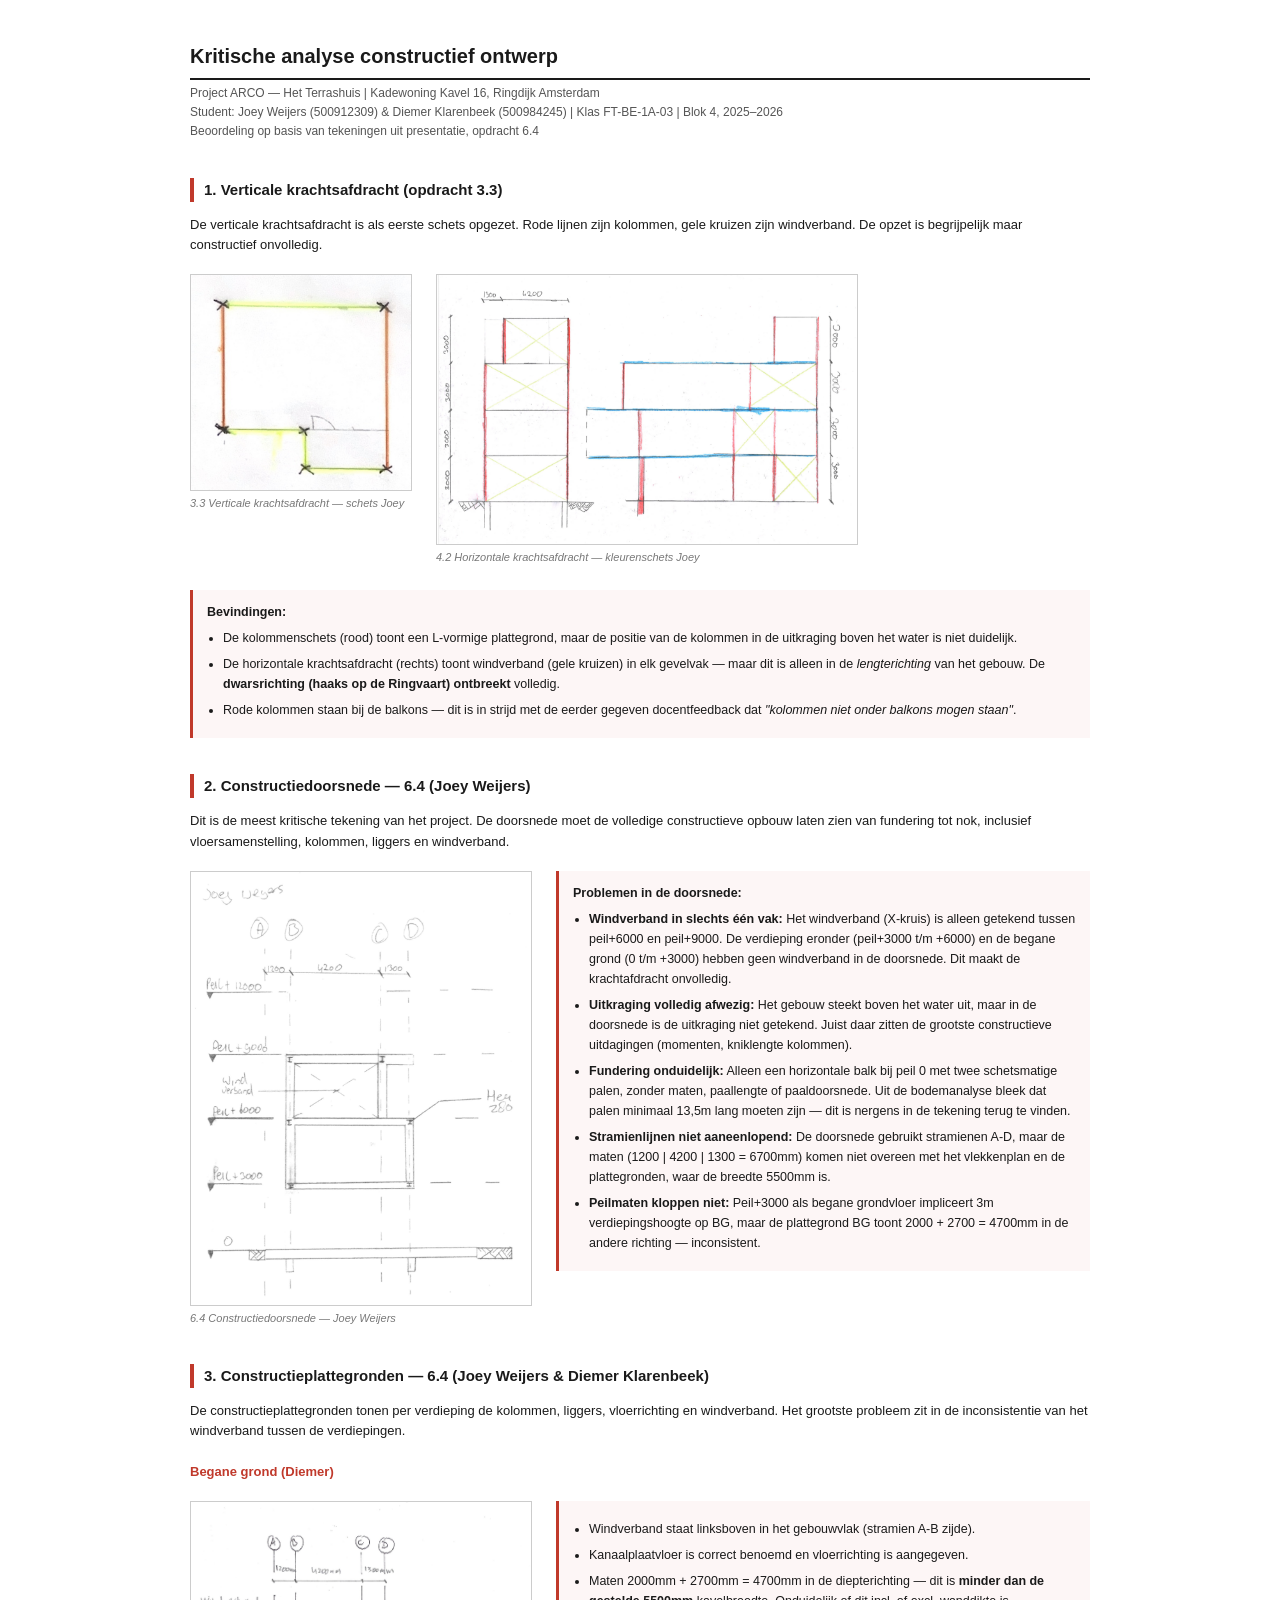
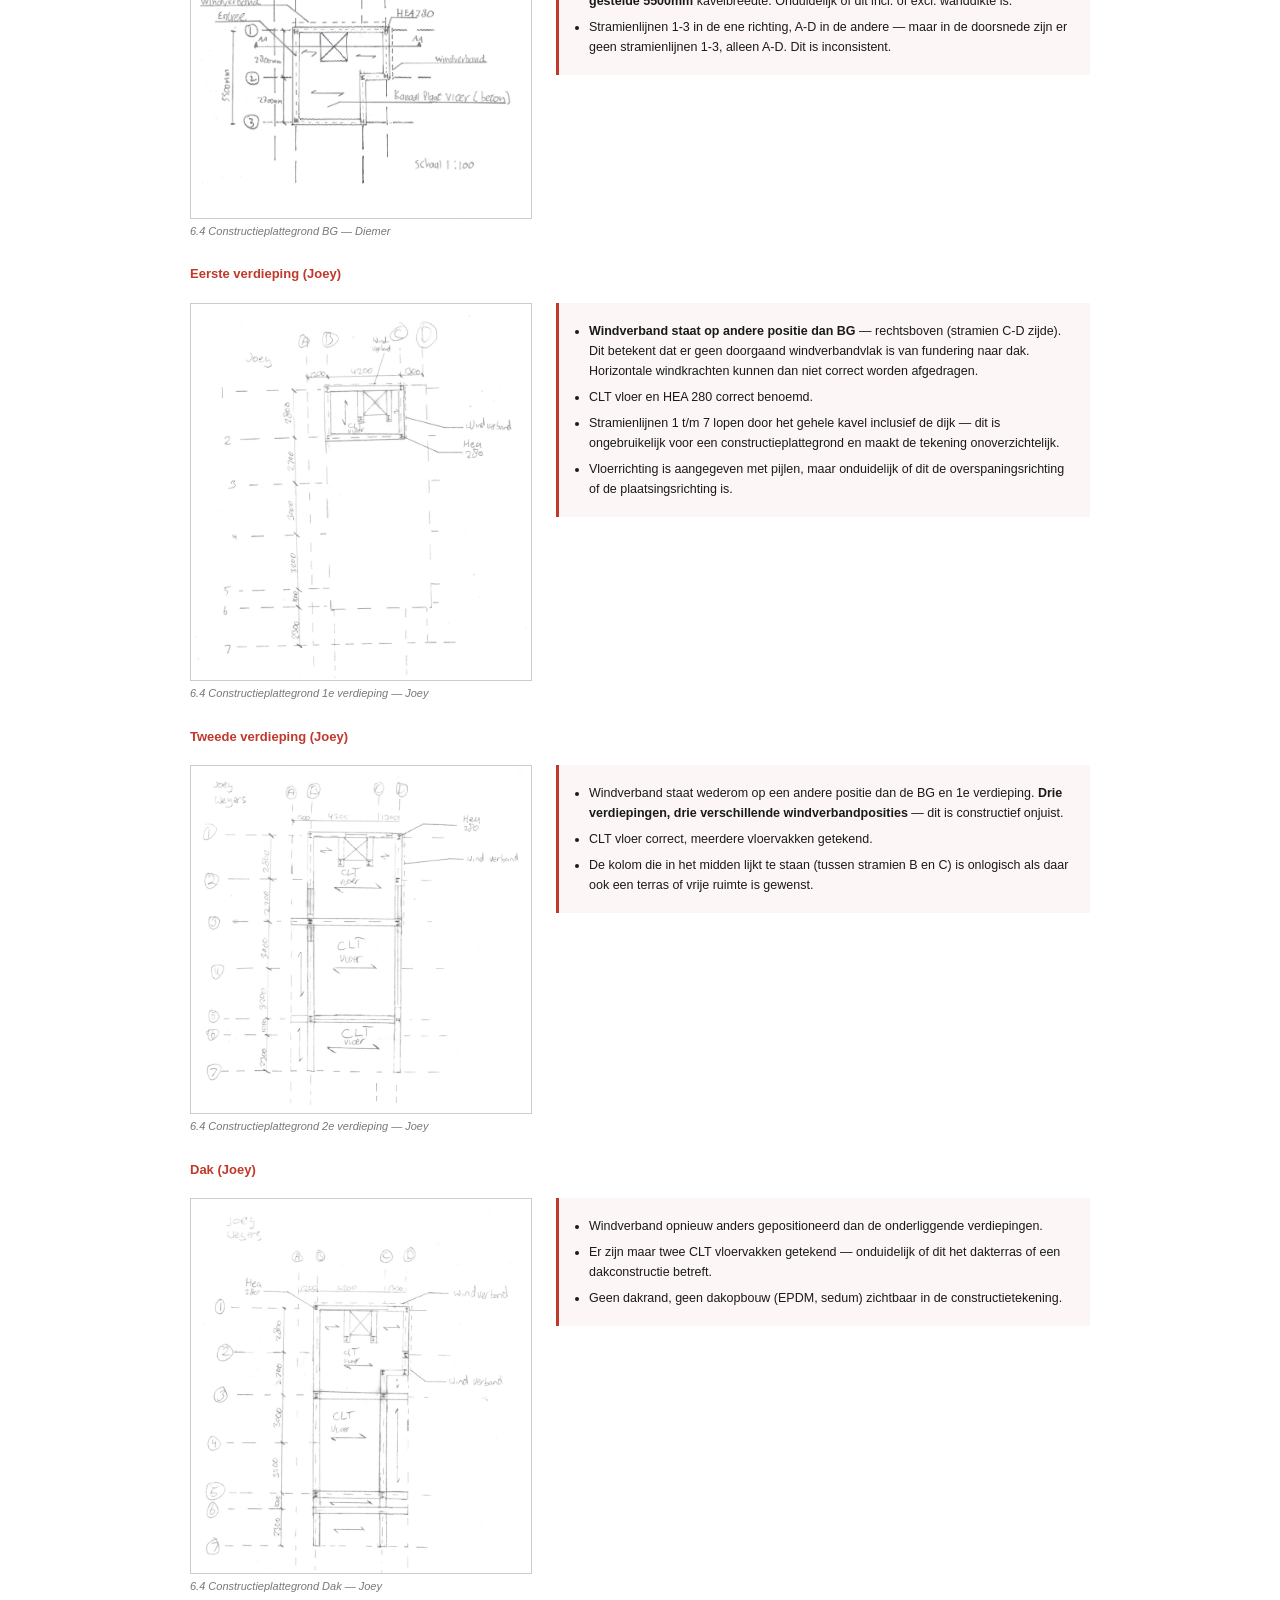
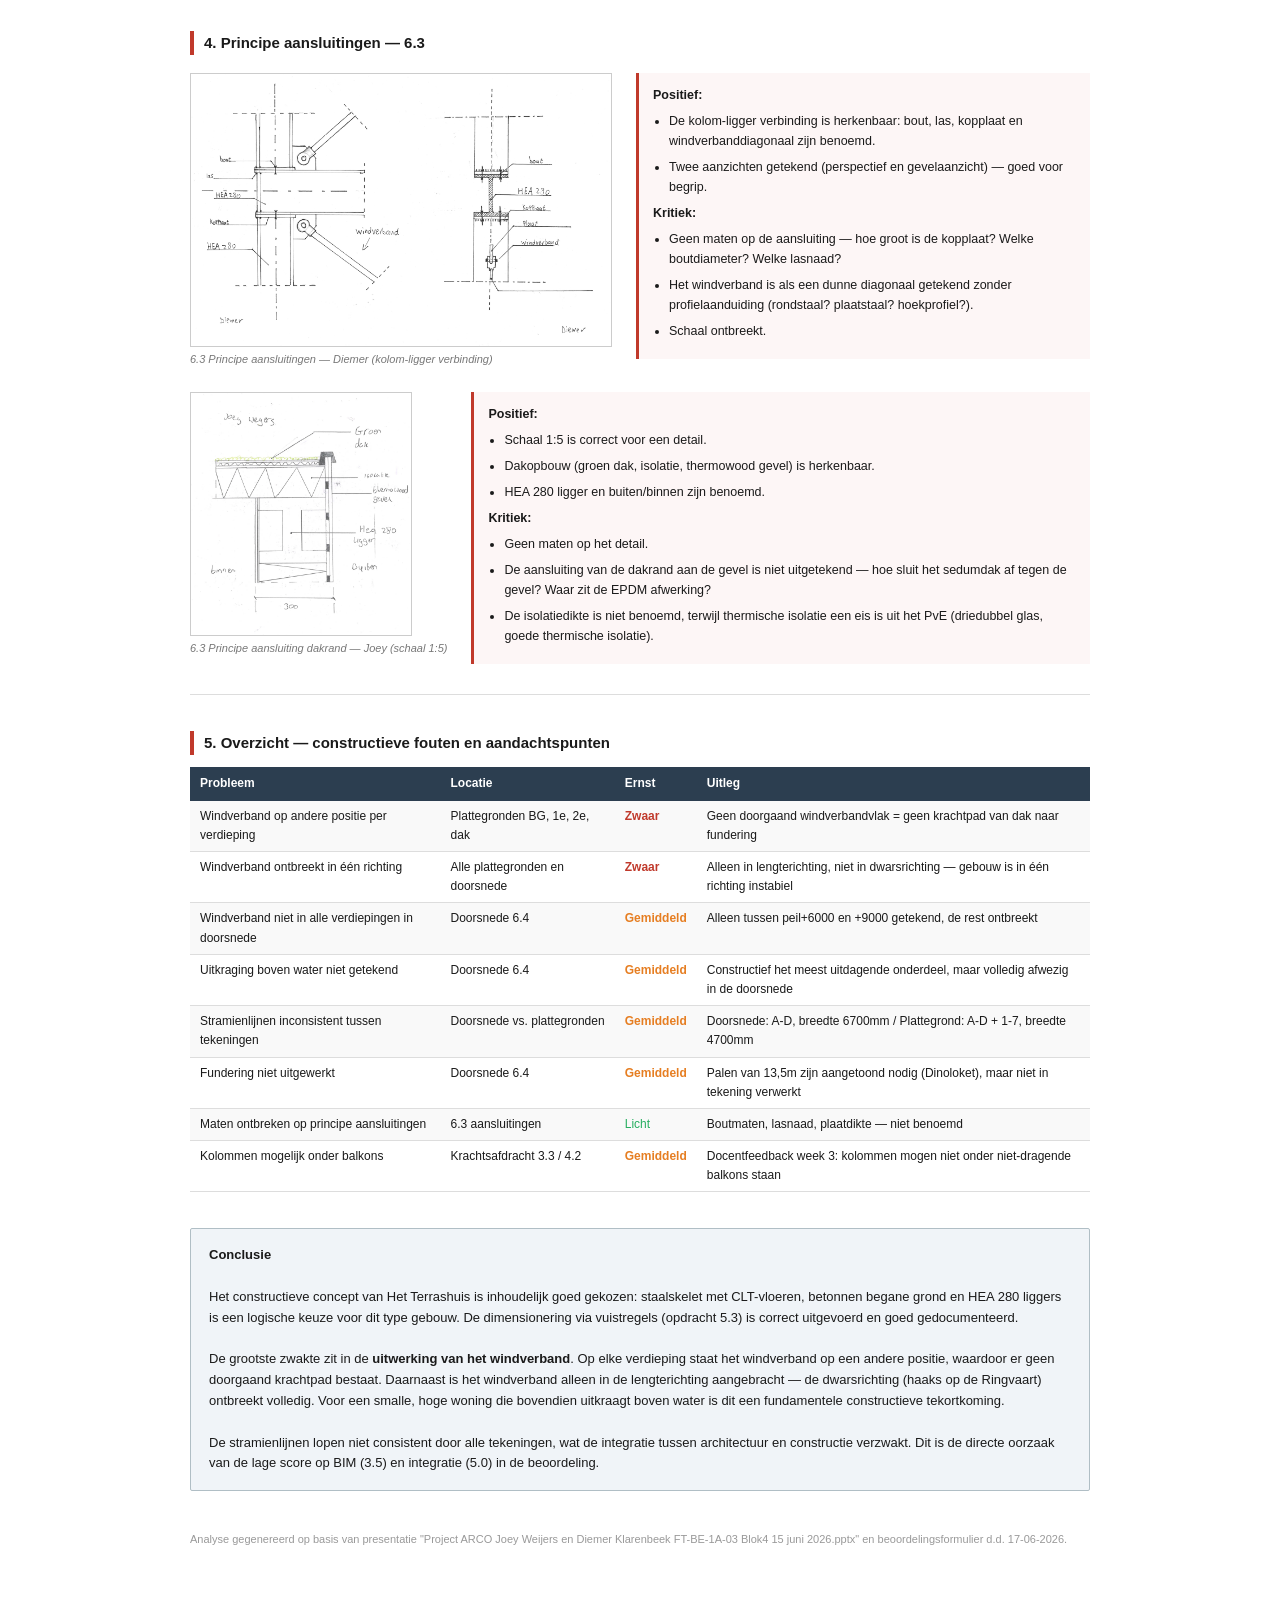
<file: Project Joey/Kritische analyse constructie.html>
<!DOCTYPE html>
<html lang="nl">
<head>
  <meta charset="UTF-8">
  <title>Kritische analyse constructie — Het Terrashuis</title>
  <style>
    body {
      font-family: 'Segoe UI', Arial, sans-serif;
      font-size: 13px;
      color: #1a1a1a;
      max-width: 900px;
      margin: 40px auto;
      padding: 0 30px 60px 30px;
      line-height: 1.6;
    }
    h1 { font-size: 20px; border-bottom: 2px solid #1a1a1a; padding-bottom: 6px; margin-bottom: 4px; }
    h2 { font-size: 15px; margin-top: 36px; margin-bottom: 6px; border-left: 4px solid #c0392b; padding-left: 10px; }
    h3 { font-size: 13px; margin-top: 20px; margin-bottom: 4px; color: #c0392b; }
    .meta { color: #555; font-size: 12px; margin-bottom: 30px; }
    .tekening-blok {
      display: flex;
      gap: 24px;
      align-items: flex-start;
      margin: 18px 0 24px 0;
      flex-wrap: wrap;
    }
    .tekening-blok img {
      width: 340px;
      border: 1px solid #ccc;
      display: block;
    }
    .tekening-blok img.smal { width: 220px; }
    .tekening-blok img.breed { width: 420px; }
    .kritiek {
      flex: 1;
      min-width: 220px;
      background: #fdf6f6;
      border-left: 3px solid #c0392b;
      padding: 12px 14px;
      font-size: 12.5px;
    }
    .kritiek ul { margin: 6px 0 0 0; padding-left: 16px; }
    .kritiek li { margin-bottom: 6px; }
    .label {
      font-size: 11px;
      color: #777;
      margin-top: 4px;
      font-style: italic;
    }
    .conclusie {
      background: #f0f4f8;
      border: 1px solid #b0bec5;
      padding: 16px 18px;
      margin-top: 36px;
      border-radius: 2px;
    }
    table {
      width: 100%;
      border-collapse: collapse;
      margin-top: 12px;
      font-size: 12px;
    }
    th {
      background: #2c3e50;
      color: white;
      padding: 7px 10px;
      text-align: left;
    }
    td { padding: 6px 10px; border-bottom: 1px solid #ddd; vertical-align: top; }
    tr:nth-child(even) td { background: #f9f9f9; }
    .zwaar { color: #c0392b; font-weight: bold; }
    .middel { color: #e67e22; font-weight: bold; }
    .licht { color: #27ae60; }
    .pijl { font-size: 16px; }
    hr { border: none; border-top: 1px solid #ddd; margin: 30px 0; }
  </style>
</head>
<body>

<h1>Kritische analyse constructief ontwerp</h1>
<div class="meta">
  Project ARCO — Het Terrashuis | Kadewoning Kavel 16, Ringdijk Amsterdam<br>
  Student: Joey Weijers (500912309) &amp; Diemer Klarenbeek (500984245) | Klas FT-BE-1A-03 | Blok 4, 2025–2026<br>
  Beoordeling op basis van tekeningen uit presentatie, opdracht 6.4
</div>

<!-- ==================== SECTIE 1 ==================== -->
<h2>1. Verticale krachtsafdracht (opdracht 3.3)</h2>
<p>
  De verticale krachtsafdracht is als eerste schets opgezet. Rode lijnen zijn kolommen,
  gele kruizen zijn windverband. De opzet is begrijpelijk maar constructief onvolledig.
</p>

<div class="tekening-blok">
  <div>
    <img src="pptx_extract/ppt/media/image56.png" class="smal">
    <div class="label">3.3 Verticale krachtsafdracht — schets Joey</div>
  </div>
  <div>
    <img src="pptx_extract/ppt/media/image67.png" class="breed">
    <div class="label">4.2 Horizontale krachtsafdracht — kleurenschets Joey</div>
  </div>
  <div class="kritiek">
    <strong>Bevindingen:</strong>
    <ul>
      <li>De kolommenschets (rood) toont een L-vormige plattegrond, maar de positie van de kolommen in de uitkraging boven het water is niet duidelijk.</li>
      <li>De horizontale krachtsafdracht (rechts) toont windverband (gele kruizen) in elk gevelvak — maar dit is alleen in de <em>lengterichting</em> van het gebouw. De <strong>dwarsrichting (haaks op de Ringvaart) ontbreekt</strong> volledig.</li>
      <li>Rode kolommen staan bij de balkons — dit is in strijd met de eerder gegeven docentfeedback dat <em>"kolommen niet onder balkons mogen staan"</em>.</li>
    </ul>
  </div>
</div>

<!-- ==================== SECTIE 2 ==================== -->
<h2>2. Constructiedoorsnede — 6.4 (Joey Weijers)</h2>
<p>
  Dit is de meest kritische tekening van het project. De doorsnede moet de volledige constructieve opbouw
  laten zien van fundering tot nok, inclusief vloersamenstelling, kolommen, liggers en windverband.
</p>

<div class="tekening-blok">
  <div>
    <img src="pptx_extract/ppt/media/image98.png">
    <div class="label">6.4 Constructiedoorsnede — Joey Weijers</div>
  </div>
  <div class="kritiek">
    <strong>Problemen in de doorsnede:</strong>
    <ul>
      <li><strong>Windverband in slechts één vak:</strong> Het windverband (X-kruis) is alleen getekend tussen peil+6000 en peil+9000. De verdieping eronder (peil+3000 t/m +6000) en de begane grond (0 t/m +3000) hebben geen windverband in de doorsnede. Dit maakt de krachtafdracht onvolledig.</li>
      <li><strong>Uitkraging volledig afwezig:</strong> Het gebouw steekt boven het water uit, maar in de doorsnede is de uitkraging niet getekend. Juist daar zitten de grootste constructieve uitdagingen (momenten, kniklengte kolommen).</li>
      <li><strong>Fundering onduidelijk:</strong> Alleen een horizontale balk bij peil 0 met twee schetsmatige palen, zonder maten, paallengte of paaldoorsnede. Uit de bodemanalyse bleek dat palen minimaal 13,5m lang moeten zijn — dit is nergens in de tekening terug te vinden.</li>
      <li><strong>Stramienlijnen niet aaneenlopend:</strong> De doorsnede gebruikt stramienen A-D, maar de maten (1200 | 4200 | 1300 = 6700mm) komen niet overeen met het vlekkenplan en de plattegronden, waar de breedte 5500mm is.</li>
      <li><strong>Peilmaten kloppen niet:</strong> Peil+3000 als begane grondvloer impliceert 3m verdiepingshoogte op BG, maar de plattegrond BG toont 2000 + 2700 = 4700mm in de andere richting — inconsistent.</li>
    </ul>
  </div>
</div>

<!-- ==================== SECTIE 3 ==================== -->
<h2>3. Constructieplattegronden — 6.4 (Joey Weijers &amp; Diemer Klarenbeek)</h2>
<p>
  De constructieplattegronden tonen per verdieping de kolommen, liggers, vloerrichting en windverband.
  Het grootste probleem zit in de inconsistentie van het windverband tussen de verdiepingen.
</p>

<h3>Begane grond (Diemer)</h3>
<div class="tekening-blok">
  <div>
    <img src="pptx_extract/ppt/media/image99.png">
    <div class="label">6.4 Constructieplattegrond BG — Diemer</div>
  </div>
  <div class="kritiek">
    <ul>
      <li>Windverband staat linksboven in het gebouwvlak (stramien A-B zijde).</li>
      <li>Kanaalplaatvloer is correct benoemd en vloerrichting is aangegeven.</li>
      <li>Maten 2000mm + 2700mm = 4700mm in de diepterichting — dit is <strong>minder dan de gestelde 5500mm</strong> kavelbreedte. Onduidelijk of dit incl. of excl. wanddikte is.</li>
      <li>Stramienlijnen 1-3 in de ene richting, A-D in de andere — maar in de doorsnede zijn er geen stramienlijnen 1-3, alleen A-D. Dit is inconsistent.</li>
    </ul>
  </div>
</div>

<h3>Eerste verdieping (Joey)</h3>
<div class="tekening-blok">
  <div>
    <img src="pptx_extract/ppt/media/image100.png">
    <div class="label">6.4 Constructieplattegrond 1e verdieping — Joey</div>
  </div>
  <div class="kritiek">
    <ul>
      <li><strong>Windverband staat op andere positie dan BG</strong> — rechtsboven (stramien C-D zijde). Dit betekent dat er geen doorgaand windverbandvlak is van fundering naar dak. Horizontale windkrachten kunnen dan niet correct worden afgedragen.</li>
      <li>CLT vloer en HEA 280 correct benoemd.</li>
      <li>Stramienlijnen 1 t/m 7 lopen door het gehele kavel inclusief de dijk — dit is ongebruikelijk voor een constructieplattegrond en maakt de tekening onoverzichtelijk.</li>
      <li>Vloerrichting is aangegeven met pijlen, maar onduidelijk of dit de overspaningsrichting of de plaatsingsrichting is.</li>
    </ul>
  </div>
</div>

<h3>Tweede verdieping (Joey)</h3>
<div class="tekening-blok">
  <div>
    <img src="pptx_extract/ppt/media/image101.png">
    <div class="label">6.4 Constructieplattegrond 2e verdieping — Joey</div>
  </div>
  <div class="kritiek">
    <ul>
      <li>Windverband staat wederom op een andere positie dan de BG en 1e verdieping. <strong>Drie verdiepingen, drie verschillende windverbandposities</strong> — dit is constructief onjuist.</li>
      <li>CLT vloer correct, meerdere vloervakken getekend.</li>
      <li>De kolom die in het midden lijkt te staan (tussen stramien B en C) is onlogisch als daar ook een terras of vrije ruimte is gewenst.</li>
    </ul>
  </div>
</div>

<h3>Dak (Joey)</h3>
<div class="tekening-blok">
  <div>
    <img src="pptx_extract/ppt/media/image102.png">
    <div class="label">6.4 Constructieplattegrond Dak — Joey</div>
  </div>
  <div class="kritiek">
    <ul>
      <li>Windverband opnieuw anders gepositioneerd dan de onderliggende verdiepingen.</li>
      <li>Er zijn maar twee CLT vloervakken getekend — onduidelijk of dit het dakterras of een dakconstructie betreft.</li>
      <li>Geen dakrand, geen dakopbouw (EPDM, sedum) zichtbaar in de constructietekening.</li>
    </ul>
  </div>
</div>

<!-- ==================== SECTIE 4 ==================== -->
<h2>4. Principe aansluitingen — 6.3</h2>

<div class="tekening-blok">
  <div>
    <img src="pptx_extract/ppt/media/image94.png" class="breed">
    <div class="label">6.3 Principe aansluitingen — Diemer (kolom-ligger verbinding)</div>
  </div>
  <div class="kritiek">
    <strong>Positief:</strong>
    <ul>
      <li>De kolom-ligger verbinding is herkenbaar: bout, las, kopplaat en windverbanddiagonaal zijn benoemd.</li>
      <li>Twee aanzichten getekend (perspectief en gevelaanzicht) — goed voor begrip.</li>
    </ul>
    <strong>Kritiek:</strong>
    <ul>
      <li>Geen maten op de aansluiting — hoe groot is de kopplaat? Welke boutdiameter? Welke lasnaad?</li>
      <li>Het windverband is als een dunne diagonaal getekend zonder profielaanduiding (rondstaal? plaatstaal? hoekprofiel?).</li>
      <li>Schaal ontbreekt.</li>
    </ul>
  </div>
</div>

<div class="tekening-blok">
  <div>
    <img src="pptx_extract/ppt/media/image97.png" class="smal">
    <div class="label">6.3 Principe aansluiting dakrand — Joey (schaal 1:5)</div>
  </div>
  <div class="kritiek">
    <strong>Positief:</strong>
    <ul>
      <li>Schaal 1:5 is correct voor een detail.</li>
      <li>Dakopbouw (groen dak, isolatie, thermowood gevel) is herkenbaar.</li>
      <li>HEA 280 ligger en buiten/binnen zijn benoemd.</li>
    </ul>
    <strong>Kritiek:</strong>
    <ul>
      <li>Geen maten op het detail.</li>
      <li>De aansluiting van de dakrand aan de gevel is niet uitgetekend — hoe sluit het sedumdak af tegen de gevel? Waar zit de EPDM afwerking?</li>
      <li>De isolatiedikte is niet benoemd, terwijl thermische isolatie een eis is uit het PvE (driedubbel glas, goede thermische isolatie).</li>
    </ul>
  </div>
</div>

<!-- ==================== OVERZICHTSTABEL ==================== -->
<hr>
<h2>5. Overzicht — constructieve fouten en aandachtspunten</h2>

<table>
  <tr>
    <th>Probleem</th>
    <th>Locatie</th>
    <th>Ernst</th>
    <th>Uitleg</th>
  </tr>
  <tr>
    <td>Windverband op andere positie per verdieping</td>
    <td>Plattegronden BG, 1e, 2e, dak</td>
    <td class="zwaar">Zwaar</td>
    <td>Geen doorgaand windverbandvlak = geen krachtpad van dak naar fundering</td>
  </tr>
  <tr>
    <td>Windverband ontbreekt in één richting</td>
    <td>Alle plattegronden en doorsnede</td>
    <td class="zwaar">Zwaar</td>
    <td>Alleen in lengterichting, niet in dwarsrichting — gebouw is in één richting instabiel</td>
  </tr>
  <tr>
    <td>Windverband niet in alle verdiepingen in doorsnede</td>
    <td>Doorsnede 6.4</td>
    <td class="middel">Gemiddeld</td>
    <td>Alleen tussen peil+6000 en +9000 getekend, de rest ontbreekt</td>
  </tr>
  <tr>
    <td>Uitkraging boven water niet getekend</td>
    <td>Doorsnede 6.4</td>
    <td class="middel">Gemiddeld</td>
    <td>Constructief het meest uitdagende onderdeel, maar volledig afwezig in de doorsnede</td>
  </tr>
  <tr>
    <td>Stramienlijnen inconsistent tussen tekeningen</td>
    <td>Doorsnede vs. plattegronden</td>
    <td class="middel">Gemiddeld</td>
    <td>Doorsnede: A-D, breedte 6700mm / Plattegrond: A-D + 1-7, breedte 4700mm</td>
  </tr>
  <tr>
    <td>Fundering niet uitgewerkt</td>
    <td>Doorsnede 6.4</td>
    <td class="middel">Gemiddeld</td>
    <td>Palen van 13,5m zijn aangetoond nodig (Dinoloket), maar niet in tekening verwerkt</td>
  </tr>
  <tr>
    <td>Maten ontbreken op principe aansluitingen</td>
    <td>6.3 aansluitingen</td>
    <td class="licht">Licht</td>
    <td>Boutmaten, lasnaad, plaatdikte — niet benoemd</td>
  </tr>
  <tr>
    <td>Kolommen mogelijk onder balkons</td>
    <td>Krachtsafdracht 3.3 / 4.2</td>
    <td class="middel">Gemiddeld</td>
    <td>Docentfeedback week 3: kolommen mogen niet onder niet-dragende balkons staan</td>
  </tr>
</table>

<!-- ==================== CONCLUSIE ==================== -->
<div class="conclusie">
  <strong>Conclusie</strong><br><br>
  Het constructieve concept van Het Terrashuis is inhoudelijk goed gekozen:
  staalskelet met CLT-vloeren, betonnen begane grond en HEA 280 liggers is een
  logische keuze voor dit type gebouw. De dimensionering via vuistregels (opdracht 5.3)
  is correct uitgevoerd en goed gedocumenteerd.<br><br>
  De grootste zwakte zit in de <strong>uitwerking van het windverband</strong>. Op elke verdieping
  staat het windverband op een andere positie, waardoor er geen doorgaand krachtpad bestaat.
  Daarnaast is het windverband alleen in de lengterichting aangebracht — de dwarsrichting
  (haaks op de Ringvaart) ontbreekt volledig. Voor een smalle, hoge woning die bovendien
  uitkraagt boven water is dit een fundamentele constructieve tekortkoming.<br><br>
  De stramienlijnen lopen niet consistent door alle tekeningen, wat de integratie tussen
  architectuur en constructie verzwakt. Dit is de directe oorzaak van de lage score op
  BIM (3.5) en integratie (5.0) in de beoordeling.
</div>

<p style="margin-top:40px; font-size:11px; color:#999;">
  Analyse gegenereerd op basis van presentatie "Project ARCO Joey Weijers en Diemer Klarenbeek FT-BE-1A-03 Blok4 15 juni 2026.pptx" en beoordelingsformulier d.d. 17-06-2026.
</p>

</body>
</html>
</file>
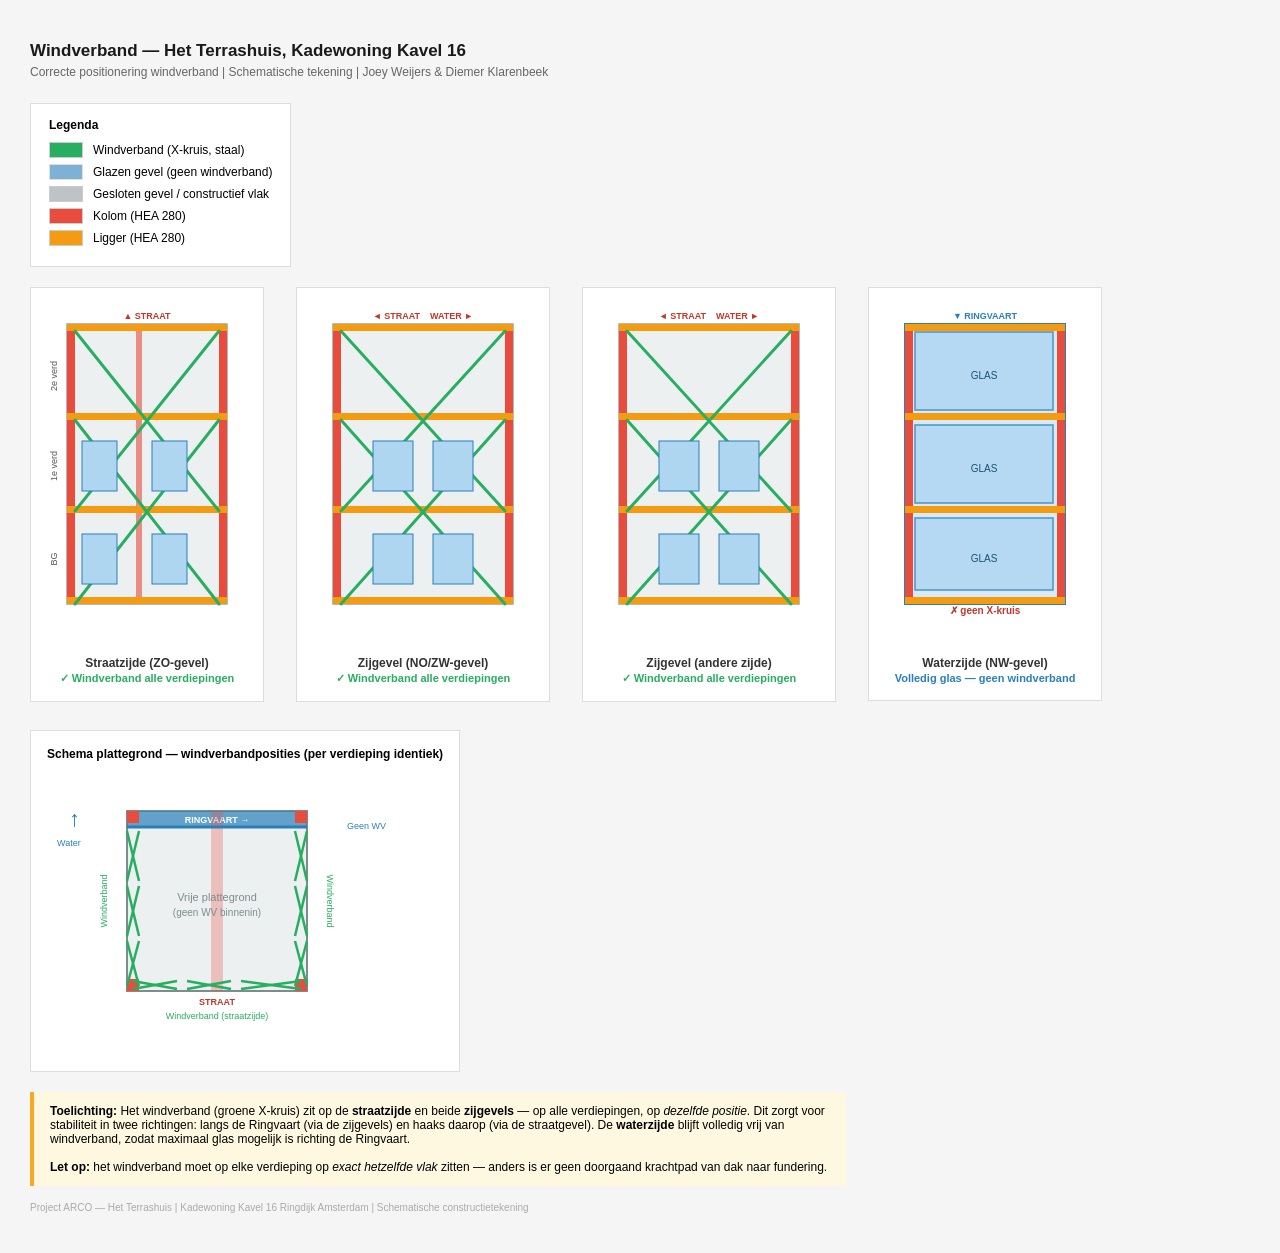
<file: Project Joey/Windverband tekening.html>
<!DOCTYPE html>
<html lang="nl">
<head>
<meta charset="UTF-8">
<title>Windverband — Het Terrashuis</title>
<style>
  body { font-family: 'Segoe UI', Arial, sans-serif; background: #f5f5f5; margin: 0; padding: 30px; }
  h1 { font-size: 17px; margin-bottom: 4px; color: #1a1a1a; }
  .sub { font-size: 12px; color: #666; margin-bottom: 24px; }
  .tekening-rij { display: flex; gap: 32px; align-items: flex-start; flex-wrap: wrap; }
  .blok { background: white; padding: 16px; border: 1px solid #ddd; text-align: center; }
  .blok h3 { font-size: 12px; margin: 8px 0 2px 0; color: #333; }
  .blok p { font-size: 11px; color: #888; margin: 0; }
  .legenda { background: white; border: 1px solid #ddd; padding: 14px 18px; font-size: 12px; }
  .legenda h3 { font-size: 12px; margin: 0 0 10px 0; }
  .leg-item { display: flex; align-items: center; gap: 10px; margin-bottom: 6px; }
  .leg-kleur { width: 32px; height: 14px; border: 1px solid #ccc; }
  .noot { background: #fff8e1; border-left: 4px solid #f9a825; padding: 12px 16px; font-size: 12px; margin-top: 20px; max-width: 780px; }
</style>
</head>
<body>

<h1>Windverband — Het Terrashuis, Kadewoning Kavel 16</h1>
<div class="sub">Correcte positionering windverband | Schematische tekening | Joey Weijers &amp; Diemer Klarenbeek</div>

<!-- LEGENDA -->
<div class="legenda" style="margin-bottom:20px; display:inline-block;">
  <h3>Legenda</h3>
  <div class="leg-item"><div class="leg-kleur" style="background:#27ae60;"></div> Windverband (X-kruis, staal)</div>
  <div class="leg-item"><div class="leg-kleur" style="background:#2980b9; opacity:0.6;"></div> Glazen gevel (geen windverband)</div>
  <div class="leg-item"><div class="leg-kleur" style="background:#bdc3c7;"></div> Gesloten gevel / constructief vlak</div>
  <div class="leg-item"><div class="leg-kleur" style="background:#e74c3c;"></div> Kolom (HEA 280)</div>
  <div class="leg-item"><div class="leg-kleur" style="background:#f39c12;"></div> Ligger (HEA 280)</div>
</div>

<div class="tekening-rij">

<!-- STRAATZIJDE -->
<div class="blok">
  <svg width="200" height="340" xmlns="http://www.w3.org/2000/svg">
    <!-- Background -->
    <rect x="20" y="20" width="160" height="280" fill="#ecf0f1" stroke="#95a5a6" stroke-width="1.5"/>

    <!-- Floor dividers -->
    <line x1="20" y1="113" x2="180" y2="113" stroke="#95a5a6" stroke-width="1" stroke-dasharray="4,3"/>
    <line x1="20" y1="206" x2="180" y2="206" stroke="#95a5a6" stroke-width="1" stroke-dasharray="4,3"/>

    <!-- Kolommen (rood) -->
    <rect x="20" y="20" width="8" height="280" fill="#e74c3c"/>
    <rect x="172" y="20" width="8" height="280" fill="#e74c3c"/>
    <rect x="89" y="20" width="6" height="280" fill="#e74c3c" opacity="0.6"/>

    <!-- Liggers (oranje) per verdieping -->
    <rect x="20" y="20" width="160" height="7" fill="#f39c12"/>
    <rect x="20" y="109" width="160" height="7" fill="#f39c12"/>
    <rect x="20" y="202" width="160" height="7" fill="#f39c12"/>
    <rect x="20" y="293" width="160" height="7" fill="#f39c12"/>

    <!-- WINDVERBAND BG (groen X) -->
    <line x1="28" y1="116" x2="172" y2="300" stroke="#27ae60" stroke-width="3" stroke-linecap="round"/>
    <line x1="172" y1="116" x2="28" y2="300" stroke="#27ae60" stroke-width="3" stroke-linecap="round"/>

    <!-- WINDVERBAND 1e VERD -->
    <line x1="28" y1="27" x2="172" y2="207" stroke="#27ae60" stroke-width="3" stroke-linecap="round"/>
    <line x1="172" y1="27" x2="28" y2="207" stroke="#27ae60" stroke-width="3" stroke-linecap="round"/>

    <!-- Kleine ramen straatzijde -->
    <rect x="35" y="230" width="35" height="50" fill="#aed6f1" stroke="#2980b9" stroke-width="1"/>
    <rect x="105" y="230" width="35" height="50" fill="#aed6f1" stroke="#2980b9" stroke-width="1"/>
    <rect x="35" y="137" width="35" height="50" fill="#aed6f1" stroke="#2980b9" stroke-width="1"/>
    <rect x="105" y="137" width="35" height="50" fill="#aed6f1" stroke="#2980b9" stroke-width="1"/>

    <!-- Pijl richting -->
    <text x="100" y="15" font-size="9" fill="#c0392b" text-anchor="middle" font-weight="bold">▲ STRAAT</text>

    <!-- Verd labels -->
    <text x="10" y="72" font-size="9" fill="#555" text-anchor="middle" transform="rotate(-90,10,72)">2e verd</text>
    <text x="10" y="162" font-size="9" fill="#555" text-anchor="middle" transform="rotate(-90,10,162)">1e verd</text>
    <text x="10" y="255" font-size="9" fill="#555" text-anchor="middle" transform="rotate(-90,10,255)">BG</text>
  </svg>
  <h3>Straatzijde (ZO-gevel)</h3>
  <p style="color:#27ae60; font-weight:bold;">✓ Windverband alle verdiepingen</p>
</div>

<!-- ZIJGEVEL LINKS -->
<div class="blok">
  <svg width="220" height="340" xmlns="http://www.w3.org/2000/svg">
    <rect x="20" y="20" width="180" height="280" fill="#ecf0f1" stroke="#95a5a6" stroke-width="1.5"/>
    <line x1="20" y1="113" x2="200" y2="113" stroke="#95a5a6" stroke-width="1" stroke-dasharray="4,3"/>
    <line x1="20" y1="206" x2="200" y2="206" stroke="#95a5a6" stroke-width="1" stroke-dasharray="4,3"/>

    <!-- Kolommen -->
    <rect x="20" y="20" width="8" height="280" fill="#e74c3c"/>
    <rect x="192" y="20" width="8" height="280" fill="#e74c3c"/>

    <!-- Liggers -->
    <rect x="20" y="20" width="180" height="7" fill="#f39c12"/>
    <rect x="20" y="109" width="180" height="7" fill="#f39c12"/>
    <rect x="20" y="202" width="180" height="7" fill="#f39c12"/>
    <rect x="20" y="293" width="180" height="7" fill="#f39c12"/>

    <!-- WINDVERBAND BG -->
    <line x1="28" y1="116" x2="192" y2="300" stroke="#27ae60" stroke-width="3" stroke-linecap="round"/>
    <line x1="192" y1="116" x2="28" y2="300" stroke="#27ae60" stroke-width="3" stroke-linecap="round"/>

    <!-- WINDVERBAND 1e -->
    <line x1="28" y1="27" x2="192" y2="207" stroke="#27ae60" stroke-width="3" stroke-linecap="round"/>
    <line x1="192" y1="27" x2="28" y2="207" stroke="#27ae60" stroke-width="3" stroke-linecap="round"/>

    <!-- Kleine ramen zijgevel -->
    <rect x="60" y="230" width="40" height="50" fill="#aed6f1" stroke="#2980b9" stroke-width="1"/>
    <rect x="120" y="230" width="40" height="50" fill="#aed6f1" stroke="#2980b9" stroke-width="1"/>
    <rect x="60" y="137" width="40" height="50" fill="#aed6f1" stroke="#2980b9" stroke-width="1"/>
    <rect x="120" y="137" width="40" height="50" fill="#aed6f1" stroke="#2980b9" stroke-width="1"/>

    <!-- Pijlen richtingen -->
    <text x="110" y="15" font-size="9" fill="#c0392b" text-anchor="middle" font-weight="bold">◄ STRAAT &nbsp;&nbsp; WATER ►</text>
  </svg>
  <h3>Zijgevel (NO/ZW-gevel)</h3>
  <p style="color:#27ae60; font-weight:bold;">✓ Windverband alle verdiepingen</p>
</div>

<!-- ZIJGEVEL RECHTS (identiek) -->
<div class="blok">
  <svg width="220" height="340" xmlns="http://www.w3.org/2000/svg">
    <rect x="20" y="20" width="180" height="280" fill="#ecf0f1" stroke="#95a5a6" stroke-width="1.5"/>
    <line x1="20" y1="113" x2="200" y2="113" stroke="#95a5a6" stroke-width="1" stroke-dasharray="4,3"/>
    <line x1="20" y1="206" x2="200" y2="206" stroke="#95a5a6" stroke-width="1" stroke-dasharray="4,3"/>

    <rect x="20" y="20" width="8" height="280" fill="#e74c3c"/>
    <rect x="192" y="20" width="8" height="280" fill="#e74c3c"/>
    <rect x="20" y="20" width="180" height="7" fill="#f39c12"/>
    <rect x="20" y="109" width="180" height="7" fill="#f39c12"/>
    <rect x="20" y="202" width="180" height="7" fill="#f39c12"/>
    <rect x="20" y="293" width="180" height="7" fill="#f39c12"/>

    <line x1="28" y1="116" x2="192" y2="300" stroke="#27ae60" stroke-width="3" stroke-linecap="round"/>
    <line x1="192" y1="116" x2="28" y2="300" stroke="#27ae60" stroke-width="3" stroke-linecap="round"/>
    <line x1="28" y1="27" x2="192" y2="207" stroke="#27ae60" stroke-width="3" stroke-linecap="round"/>
    <line x1="192" y1="27" x2="28" y2="207" stroke="#27ae60" stroke-width="3" stroke-linecap="round"/>

    <rect x="60" y="230" width="40" height="50" fill="#aed6f1" stroke="#2980b9" stroke-width="1"/>
    <rect x="120" y="230" width="40" height="50" fill="#aed6f1" stroke="#2980b9" stroke-width="1"/>
    <rect x="60" y="137" width="40" height="50" fill="#aed6f1" stroke="#2980b9" stroke-width="1"/>
    <rect x="120" y="137" width="40" height="50" fill="#aed6f1" stroke="#2980b9" stroke-width="1"/>

    <text x="110" y="15" font-size="9" fill="#c0392b" text-anchor="middle" font-weight="bold">◄ STRAAT &nbsp;&nbsp; WATER ►</text>
  </svg>
  <h3>Zijgevel (andere zijde)</h3>
  <p style="color:#27ae60; font-weight:bold;">✓ Windverband alle verdiepingen</p>
</div>

<!-- WATERZIJDE -->
<div class="blok">
  <svg width="200" height="340" xmlns="http://www.w3.org/2000/svg">
    <!-- Glas achtergrond (blauw) -->
    <rect x="20" y="20" width="160" height="280" fill="#d6eaf8" stroke="#2980b9" stroke-width="2"/>
    <line x1="20" y1="113" x2="180" y2="113" stroke="#2980b9" stroke-width="1" stroke-dasharray="4,3"/>
    <line x1="20" y1="206" x2="180" y2="206" stroke="#2980b9" stroke-width="1" stroke-dasharray="4,3"/>

    <!-- Kolommen (rood, smal) -->
    <rect x="20" y="20" width="8" height="280" fill="#e74c3c"/>
    <rect x="172" y="20" width="8" height="280" fill="#e74c3c"/>

    <!-- Liggers -->
    <rect x="20" y="20" width="160" height="7" fill="#f39c12"/>
    <rect x="20" y="109" width="160" height="7" fill="#f39c12"/>
    <rect x="20" y="202" width="160" height="7" fill="#f39c12"/>
    <rect x="20" y="293" width="160" height="7" fill="#f39c12"/>

    <!-- Grote glaspartijen -->
    <rect x="30" y="28" width="138" height="78" fill="#aed6f1" stroke="#2980b9" stroke-width="1.5" opacity="0.8"/>
    <rect x="30" y="121" width="138" height="78" fill="#aed6f1" stroke="#2980b9" stroke-width="1.5" opacity="0.8"/>
    <rect x="30" y="214" width="138" height="72" fill="#aed6f1" stroke="#2980b9" stroke-width="1.5" opacity="0.8"/>

    <!-- Terras aanduidingen -->
    <text x="99" y="75" font-size="10" fill="#1a5276" text-anchor="middle">GLAS</text>
    <text x="99" y="168" font-size="10" fill="#1a5276" text-anchor="middle">GLAS</text>
    <text x="99" y="258" font-size="10" fill="#1a5276" text-anchor="middle">GLAS</text>

    <!-- GEEN windverband -->
    <text x="100" y="310" font-size="10" fill="#c0392b" text-anchor="middle" font-weight="bold">✗ geen X-kruis</text>

    <text x="100" y="15" font-size="9" fill="#2980b9" text-anchor="middle" font-weight="bold">▼ RINGVAART</text>
  </svg>
  <h3>Waterzijde (NW-gevel)</h3>
  <p style="color:#2980b9; font-weight:bold;">Volledig glas — geen windverband</p>
</div>

</div><!-- einde rij -->

<!-- PLATTEGROND / SCHEMA -->
<div style="margin-top: 28px;">
<div class="blok" style="display:inline-block; text-align:left;">
  <div style="font-size:12px; font-weight:bold; margin-bottom:10px;">Schema plattegrond — windverbandposities (per verdieping identiek)</div>
  <svg width="340" height="280" xmlns="http://www.w3.org/2000/svg">

    <!-- Gebouw rechthoek -->
    <rect x="80" y="40" width="180" height="180" fill="#ecf0f1" stroke="#7f8c8d" stroke-width="2"/>

    <!-- Waterkant (blauw) -->
    <rect x="80" y="40" width="180" height="16" fill="#2980b9" opacity="0.7"/>
    <text x="170" y="52" font-size="9" fill="white" text-anchor="middle" font-weight="bold">RINGVAART →</text>

    <!-- Straatkant label -->
    <text x="170" y="234" font-size="9" fill="#c0392b" text-anchor="middle" font-weight="bold">STRAAT</text>

    <!-- Kolommen hoekpunten -->
    <rect x="80" y="40" width="12" height="12" fill="#e74c3c"/>
    <rect x="248" y="40" width="12" height="12" fill="#e74c3c"/>
    <rect x="80" y="208" width="12" height="12" fill="#e74c3c"/>
    <rect x="248" y="208" width="12" height="12" fill="#e74c3c"/>
    <!-- Middenkolom -->
    <rect x="164" y="40" width="12" height="180" fill="#e74c3c" opacity="0.3"/>

    <!-- WINDVERBAND straatzijde (onderste rand) -->
    <line x1="86" y1="214" x2="254" y2="214" stroke="#27ae60" stroke-width="0"/>
    <!-- X op straatzijde balk -->
    <line x1="86" y1="210" x2="130" y2="218" stroke="#27ae60" stroke-width="2.5"/>
    <line x1="130" y1="210" x2="86" y2="218" stroke="#27ae60" stroke-width="2.5"/>
    <line x1="140" y1="210" x2="184" y2="218" stroke="#27ae60" stroke-width="2.5"/>
    <line x1="184" y1="210" x2="140" y2="218" stroke="#27ae60" stroke-width="2.5"/>
    <line x1="194" y1="210" x2="254" y2="218" stroke="#27ae60" stroke-width="2.5"/>
    <line x1="254" y1="210" x2="194" y2="218" stroke="#27ae60" stroke-width="2.5"/>

    <!-- WINDVERBAND linkerzijgevel -->
    <line x1="80" y1="60" x2="92" y2="110" stroke="#27ae60" stroke-width="2.5"/>
    <line x1="92" y1="60" x2="80" y2="110" stroke="#27ae60" stroke-width="2.5"/>
    <line x1="80" y1="115" x2="92" y2="165" stroke="#27ae60" stroke-width="2.5"/>
    <line x1="92" y1="115" x2="80" y2="165" stroke="#27ae60" stroke-width="2.5"/>
    <line x1="80" y1="170" x2="92" y2="215" stroke="#27ae60" stroke-width="2.5"/>
    <line x1="92" y1="170" x2="80" y2="215" stroke="#27ae60" stroke-width="2.5"/>

    <!-- WINDVERBAND rechterzijgevel -->
    <line x1="248" y1="60" x2="260" y2="110" stroke="#27ae60" stroke-width="2.5"/>
    <line x1="260" y1="60" x2="248" y2="110" stroke="#27ae60" stroke-width="2.5"/>
    <line x1="248" y1="115" x2="260" y2="165" stroke="#27ae60" stroke-width="2.5"/>
    <line x1="260" y1="115" x2="248" y2="165" stroke="#27ae60" stroke-width="2.5"/>
    <line x1="248" y1="170" x2="260" y2="215" stroke="#27ae60" stroke-width="2.5"/>
    <line x1="260" y1="170" x2="248" y2="215" stroke="#27ae60" stroke-width="2.5"/>

    <!-- Waterzijde: geen windverband, markeer -->
    <line x1="80" y1="56" x2="260" y2="56" stroke="#2980b9" stroke-width="3"/>
    <text x="300" y="58" font-size="9" fill="#2980b9">Geen WV</text>

    <!-- Labels -->
    <text x="60" y="130" font-size="9" fill="#27ae60" text-anchor="middle" transform="rotate(-90,60,130)">Windverband</text>
    <text x="280" y="130" font-size="9" fill="#27ae60" text-anchor="middle" transform="rotate(90,280,130)">Windverband</text>
    <text x="170" y="248" font-size="9" fill="#27ae60" text-anchor="middle">Windverband (straatzijde)</text>

    <!-- Pijl Noord (water) -->
    <text x="22" y="55" font-size="22" fill="#2980b9">↑</text>
    <text x="10" y="75" font-size="9" fill="#2980b9">Water</text>

    <!-- Ruimte binnen -->
    <text x="170" y="130" font-size="11" fill="#7f8c8d" text-anchor="middle">Vrije plattegrond</text>
    <text x="170" y="145" font-size="10" fill="#7f8c8d" text-anchor="middle">(geen WV binnenin)</text>
  </svg>
</div>
</div>

<div class="noot">
  <strong>Toelichting:</strong> Het windverband (groene X-kruis) zit op de <strong>straatzijde</strong> en beide <strong>zijgevels</strong> — op alle verdiepingen, op <em>dezelfde positie</em>.
  Dit zorgt voor stabiliteit in twee richtingen: langs de Ringvaart (via de zijgevels) en haaks daarop (via de straatgevel).
  De <strong>waterzijde</strong> blijft volledig vrij van windverband, zodat maximaal glas mogelijk is richting de Ringvaart.
  <br><br>
  <strong>Let op:</strong> het windverband moet op elke verdieping op <em>exact hetzelfde vlak</em> zitten — anders is er geen doorgaand krachtpad van dak naar fundering.
</div>

<p style="font-size:10px; color:#aaa; margin-top:16px;">Project ARCO — Het Terrashuis | Kadewoning Kavel 16 Ringdijk Amsterdam | Schematische constructietekening</p>

</body>
</html>
</file>
